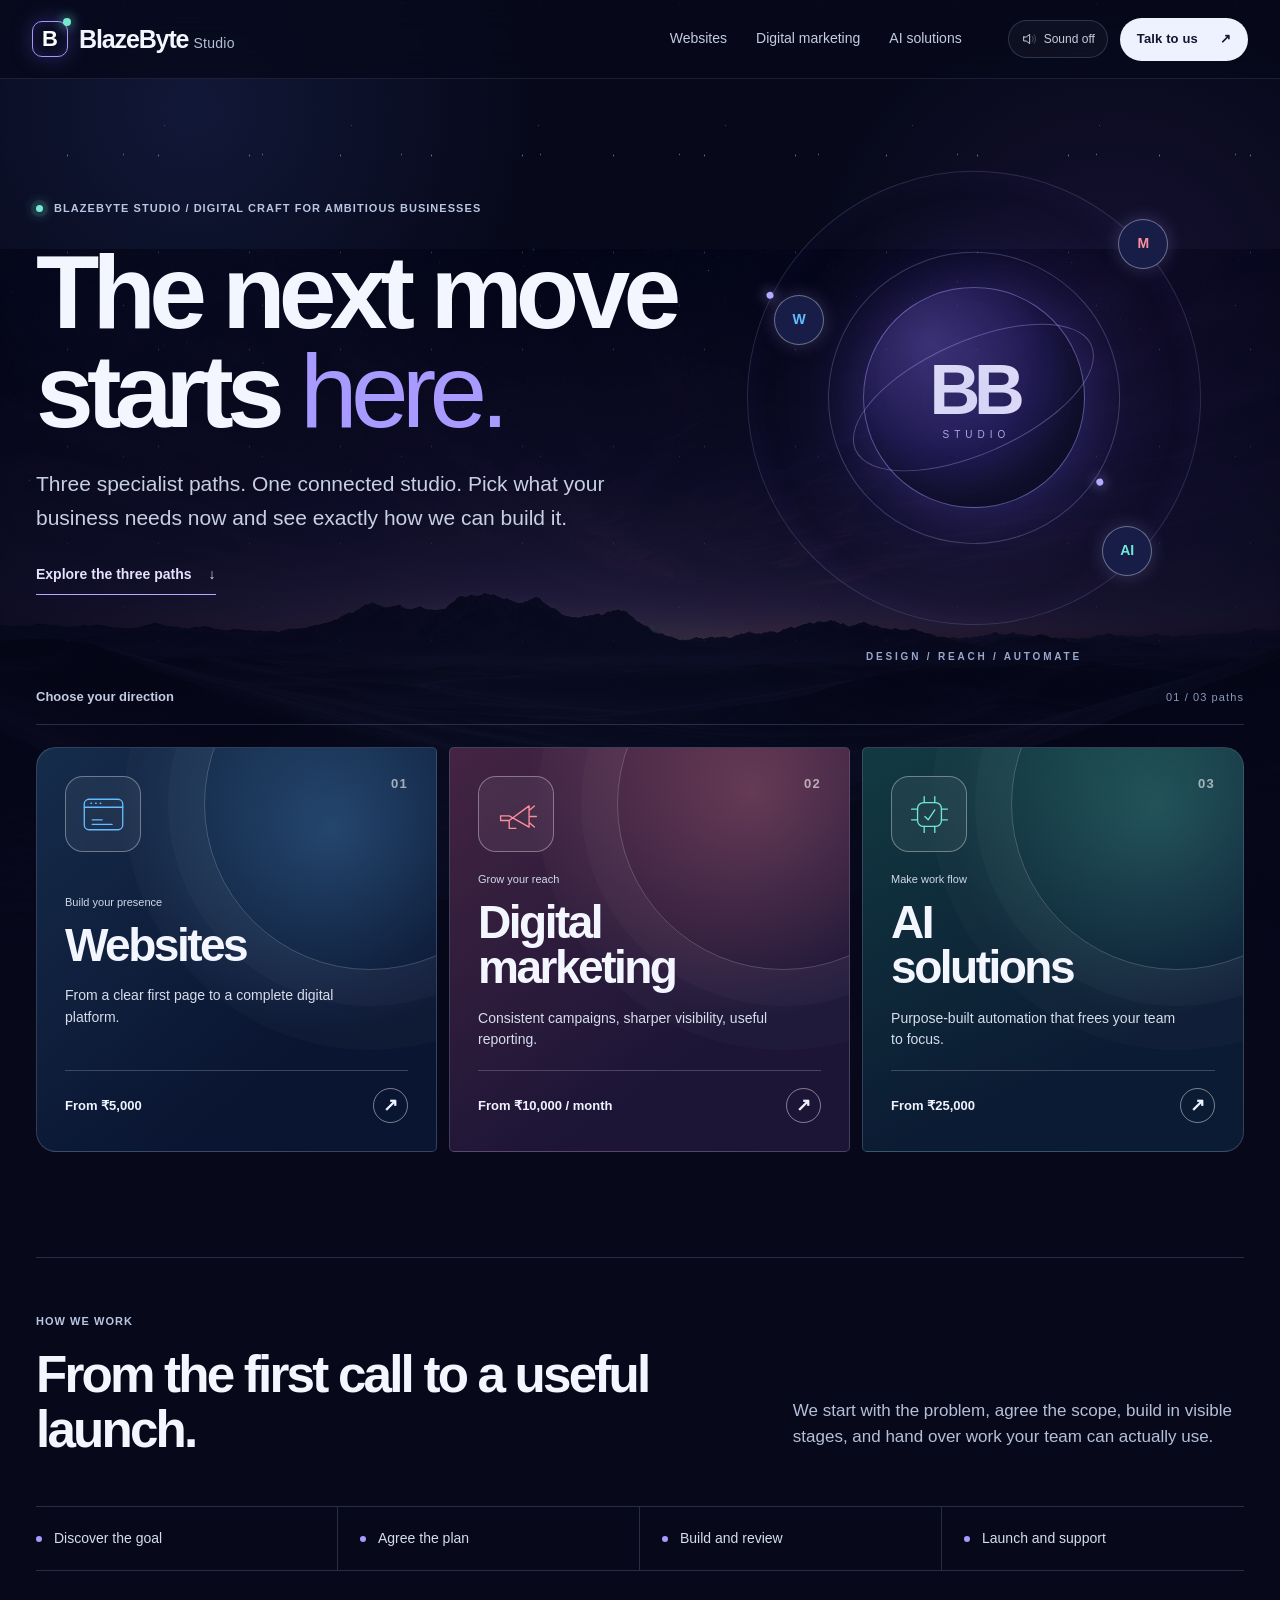
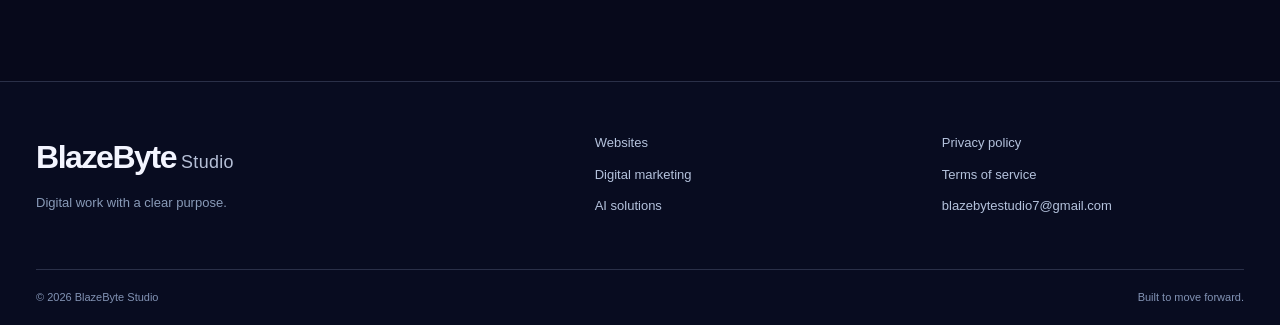
<file: index.html>
<!doctype html>
<html lang="en">
<head>
  <meta charset="utf-8">
  <meta name="viewport" content="width=device-width, initial-scale=1">
  <meta name="theme-color" content="#07091b">
  <meta name="description" content="BlazeByte Studio builds websites, runs digital marketing, and creates AI automations. Explore clear packages and start your project.">
  <meta property="og:type" content="website">
  <meta property="og:title" content="BlazeByte Studio — three ways forward">
  <meta property="og:description" content="Websites, digital marketing, and AI solutions built for the next stage of your business.">
  <meta property="og:url" content="https://blazebyte.store/">
  <link rel="canonical" href="https://blazebyte.store/">
  <link rel="icon" type="image/svg+xml" href="./assets/favicon.svg">
  <link rel="preload" href="./assets/purple-desert.jpg" as="image" fetchpriority="high">
  <link rel="stylesheet" href="./assets/site.css">
  <title>BlazeByte Studio — three ways forward</title>
  <script src="./assets/site.js" defer></script>
</head>
<body data-world="home">
  <a class="skip-link" href="#main">Skip to content</a>
  <div class="stars" aria-hidden="true"></div>

  <header class="site-header">
    <div class="header-inner">
      <a class="brand" href="#home" aria-label="BlazeByte Studio home">
        <span class="brand-mark" aria-hidden="true"><span>B</span><i></i></span>
        <span class="brand-name">BlazeByte<span>Studio</span></span>
      </a>
      <nav class="main-nav" aria-label="Main navigation">
        <a href="#websites" data-nav="websites">Websites</a>
        <a href="#marketing" data-nav="marketing">Digital marketing</a>
        <a href="#ai" data-nav="ai">AI solutions</a>
      </nav>
      <div class="header-actions">
        <button class="sound-toggle" id="soundToggle" type="button" aria-pressed="false" title="Turn on interface sounds">
          <svg viewBox="0 0 24 24" aria-hidden="true"><path d="M4 9v6h4l5 4V5L8 9H4Z"/><path class="sound-wave" d="M17 8a6 6 0 0 1 0 8M19.5 5.5a9.5 9.5 0 0 1 0 13"/></svg>
          <span id="soundLabel">Sound off</span>
        </button>
        <a class="header-cta" href="mailto:blazebytestudio7@gmail.com?subject=BlazeByte%20project%20enquiry">Talk to us <span aria-hidden="true">↗</span></a>
      </div>
    </div>
  </header>

  <main id="main" tabindex="-1">
    <section class="home-view" id="homeView" aria-labelledby="homeTitle">
      <div class="home-hero layout">
        <div class="home-copy">
          <p class="studio-line"><span class="signal-dot" aria-hidden="true"></span>BlazeByte Studio / Digital craft for ambitious businesses</p>
          <h1 id="homeTitle" tabindex="-1">The next move<br>starts <em>here.</em></h1>
          <p class="home-lead">Three specialist paths. One connected studio. Pick what your business needs now and see exactly how we can build it.</p>
          <a class="text-link" href="#serviceGates">Explore the three paths <span aria-hidden="true">↓</span></a>
          <nav class="mobile-paths" aria-label="Choose a service"><a href="#websites"><span aria-hidden="true">▣</span>Websites</a><a href="#marketing"><span aria-hidden="true">↗</span>Marketing</a><a href="#ai"><span aria-hidden="true">✦</span>AI solutions</a></nav>
        </div>
        <div class="orbit-stage" aria-label="Three connected BlazeByte services">
          <div class="orbit orbit-outer" aria-hidden="true"></div>
          <div class="orbit orbit-inner" aria-hidden="true"></div>
          <div class="orbit-core" aria-hidden="true"><span class="core-ring"></span><span>BB</span><small>STUDIO</small></div>
          <span class="orbit-node node-web" aria-hidden="true">W</span>
          <span class="orbit-node node-market" aria-hidden="true">M</span>
          <span class="orbit-node node-ai" aria-hidden="true">AI</span>
          <span class="orbit-caption">DESIGN / REACH / AUTOMATE</span>
        </div>
      </div>

      <div class="portal-section layout" id="serviceGates">
        <div class="section-heading"><p>Choose your direction</p><span>01 / 03 paths</span></div>
        <div class="portal-grid">
          <a class="portal portal-web" href="#websites" data-world-link="websites" aria-label="Explore Websites, starting at ₹5,000">
            <span class="portal-top"><span class="portal-symbol portal-symbol-web" aria-hidden="true"><svg viewBox="0 0 80 80"><rect x="11" y="17" width="58" height="46" rx="7"/><path d="M11 29h58M21 23h1M28 23h1M35 23h1M23 48h15M23 55h30"/></svg></span><span class="portal-index">01</span></span>
            <span class="portal-content"><span class="portal-kicker">Build your presence</span><strong>Websites</strong><span>From a clear first page to a complete digital platform.</span></span>
            <span class="portal-bottom"><span>From ₹5,000</span><span class="portal-arrow" aria-hidden="true">↗</span></span>
          </a>
          <a class="portal portal-marketing" href="#marketing" data-world-link="marketing" aria-label="Explore Digital Marketing, from ₹10,000 per month">
            <span class="portal-top"><span class="portal-symbol portal-symbol-marketing" aria-hidden="true"><svg viewBox="0 0 80 80"><path d="M16 49h13l30-22v32L29 42H16v7ZM29 49v12h10M59 34l8-7M61 43h9M59 52l8 7"/></svg></span><span class="portal-index">02</span></span>
            <span class="portal-content"><span class="portal-kicker">Grow your reach</span><strong>Digital<br>marketing</strong><span>Consistent campaigns, sharper visibility, useful reporting.</span></span>
            <span class="portal-bottom"><span>From ₹10,000 / month</span><span class="portal-arrow" aria-hidden="true">↗</span></span>
          </a>
          <a class="portal portal-ai" href="#ai" data-world-link="ai" aria-label="Explore AI Solutions, starting at ₹25,000">
            <span class="portal-top"><span class="portal-symbol portal-symbol-ai" aria-hidden="true"><svg viewBox="0 0 80 80"><rect x="22" y="22" width="36" height="36" rx="9"/><path d="M32 22V13M48 22V13M32 67v-9M48 67v-9M22 32h-9M22 48h-9M67 32h-9M67 48h-9M33 43l5 5 10-15"/></svg></span><span class="portal-index">03</span></span>
            <span class="portal-content"><span class="portal-kicker">Make work flow</span><strong>AI<br>solutions</strong><span>Purpose-built automation that frees your team to focus.</span></span>
            <span class="portal-bottom"><span>From ₹25,000</span><span class="portal-arrow" aria-hidden="true">↗</span></span>
          </a>
        </div>
      </div>

      <section class="home-method layout" aria-labelledby="methodTitle">
        <p class="micro-label">How we work</p>
        <div class="method-row"><h2 id="methodTitle">From the first call to a useful launch.</h2><p>We start with the problem, agree the scope, build in visible stages, and hand over work your team can actually use.</p></div>
        <div class="method-track"><span>Discover the goal</span><span>Agree the plan</span><span>Build and review</span><span>Launch and support</span></div>
      </section>
    </section>

    <section class="service-view" id="serviceView" hidden aria-labelledby="serviceTitle">
      <div class="layout">
        <div class="service-switcher" role="navigation" aria-label="Choose a service">
          <a href="#home" class="back-home">← All services</a>
          <div class="service-switch-links"><a href="#websites" data-service-link="websites">Websites</a><a href="#marketing" data-service-link="marketing">Digital marketing</a><a href="#ai" data-service-link="ai">AI solutions</a></div>
        </div>
        <div class="service-hero">
          <div class="service-copy">
            <p class="service-overline" id="serviceOverline"></p>
            <h1 id="serviceTitle" tabindex="-1"></h1>
            <p class="service-lead" id="serviceLead"></p>
            <div class="service-hero-actions"><a class="primary-action" href="#packages">See packages <span aria-hidden="true">↓</span></a><span id="serviceFrom"></span></div>
          </div>
          <div class="service-art" id="serviceArt" aria-hidden="true"></div>
        </div>
        <div class="service-facts" id="serviceFacts"></div>
        <section class="outcomes-section" aria-labelledby="outcomesTitle"><div class="section-heading"><p id="outcomesTitle">What this path delivers</p><span id="outcomesCount"></span></div><div class="outcomes-grid" id="outcomesGrid"></div></section>
        <section class="packages-section" id="packages" aria-labelledby="packagesTitle"><div class="packages-intro"><div><p class="micro-label">Clear scope, clear starting point</p><h2 id="packagesTitle">Choose your package.</h2></div><p id="packagesIntro"></p></div><div class="packages-grid" id="packagesGrid"></div><p class="packages-footnote" id="packagesFootnote"></p></section>
        <section class="service-extra" id="serviceExtra" hidden></section>
        <section class="service-next"><div><p class="micro-label">Need a different fit?</p><h2>Tell us what you have in mind.</h2><p>We can adjust scope before work begins and confirm the final plan with you.</p></div><a href="mailto:blazebytestudio7@gmail.com?subject=Custom%20BlazeByte%20project" class="outline-action">Discuss a custom project <span aria-hidden="true">↗</span></a></section>
      </div>
    </section>
  </main>

  <footer class="site-footer"><div class="layout footer-grid"><div><a class="footer-brand" href="#home">BlazeByte<span>Studio</span></a><p>Digital work with a clear purpose.</p></div><div class="footer-links"><a href="#websites">Websites</a><a href="#marketing">Digital marketing</a><a href="#ai">AI solutions</a></div><div class="footer-links"><button type="button" data-legal="privacy">Privacy policy</button><button type="button" data-legal="terms">Terms of service</button><a href="mailto:blazebytestudio7@gmail.com">blazebytestudio7@gmail.com</a></div></div><div class="layout footer-bottom"><span>© <span id="year">2026</span> BlazeByte Studio</span><span>Built to move forward.</span></div></footer>

  <dialog class="order-dialog" id="orderDialog" aria-labelledby="orderTitle">
    <div class="dialog-head"><div><p class="micro-label">Start your project</p><h2 id="orderTitle">Plan details</h2></div><button class="icon-close" type="button" data-close-dialog="orderDialog" aria-label="Close order form">×</button></div>
    <div id="orderFormView">
      <div class="order-summary"><div><small>Selected package</small><strong id="orderPlan"></strong><span id="orderCategory"></span></div><div><small>Project price</small><strong id="orderFull"></strong><span id="orderPeriod"></span></div></div>
      <div class="amount-split" id="amountSplit"><div><span>50% advance now</span><strong id="orderAdvance"></strong></div><div><span>Balance after agreed work</span><strong id="orderBalance"></strong></div></div>
      <p class="quote-note" id="quoteNote" hidden>We will confirm scope and price with you before any payment is requested.</p>
      <form id="requestForm" novalidate>
        <input type="hidden" id="selectedPlanId" name="planId">
        <div class="honeypot" aria-hidden="true"><label>Leave this empty<input name="website" tabindex="-1" autocomplete="off"></label></div>
        <div class="form-grid"><label>First name<input name="firstName" autocomplete="given-name" maxlength="80" required></label><label>Last name<input name="lastName" autocomplete="family-name" maxlength="80" required></label><label>Phone number<input name="phone" type="tel" autocomplete="tel" inputmode="tel" minlength="7" maxlength="20" required></label><label>Email address<input name="email" type="email" autocomplete="email" maxlength="160" required></label><label class="full-span">Company or brand <span>(optional)</span><input name="company" autocomplete="organization" maxlength="120"></label><label class="full-span">What do you want to build?<textarea name="projectDetails" rows="4" maxlength="2000" placeholder="Tell us about your goals, timeline, and any tools you already use." required></textarea></label></div>
        <label class="consent"><input name="privacyConsent" type="checkbox" required><span>I agree to the <button type="button" data-legal="privacy">Privacy Policy</button> and <button type="button" data-legal="terms">Terms</button>.</span></label>
        <div class="challenge-wrap" id="challengeWrap" hidden><p>Quick security check</p><div id="turnstileWidget"></div></div>
        <p class="form-message" id="formMessage" role="status" aria-live="polite"></p>
        <button class="primary-action form-submit" id="requestSubmit" type="submit">Save my request <span aria-hidden="true">↗</span></button>
        <p class="form-small">Your request is saved before checkout. Razorpay handles payment details. If this form is unavailable, <a href="mailto:blazebytestudio7@gmail.com?subject=BlazeByte%20project%20enquiry">email us</a> to start your project.</p>
      </form>
    </div>
    <div class="order-result" id="orderResult" hidden><div class="result-mark" aria-hidden="true">✓</div><h3 id="resultTitle">Request received</h3><p id="resultText"></p><div class="result-details"><div><small>Reference</small><strong id="resultRef"></strong></div><div><small>Package</small><strong id="resultPlan"></strong></div><div><small>Advance</small><strong id="resultAmount"></strong></div></div><button class="primary-action result-pay" id="payButton" type="button" hidden>Pay 50% advance with Razorpay</button><p class="payment-message" id="paymentMessage" role="status" aria-live="polite"></p><p class="recovery-note">Keep this reference. If you close this page before payment, email us with the reference so we can help you resume safely. Do not submit a duplicate request.</p><button class="quiet-action" type="button" data-close-dialog="orderDialog">Close</button></div>
  </dialog>

  <dialog class="legal-dialog" id="legalDialog" aria-labelledby="legalTitle"><div class="legal-head"><h2 id="legalTitle"></h2><button class="icon-close" type="button" data-close-dialog="legalDialog" aria-label="Close legal information">×</button></div><div id="privacyContent" class="legal-content" hidden><p>Effective 27 September 2026. BlazeByte Studio collects the information you submit through this website, including your name, contact details, company, selected service, project details, and payment status.</p><h3>How we use your information</h3><p>We use it to respond to enquiries, agree project scope, process requests and payments, deliver services, prevent abuse, and keep business records. Requests and payment status are stored with Supabase. Notification emails may be sent through FormSubmit. Razorpay processes payments; this site does not store card, bank, or UPI credentials.</p><h3>Sharing and retention</h3><p>We share information with service providers only as needed for these purposes. We do not sell your personal information. We keep records for as long as needed for projects, support, and applicable obligations.</p><h3>Your choices</h3><p>To request access, correction, or deletion of your information, email <a href="mailto:blazebytestudio7@gmail.com">blazebytestudio7@gmail.com</a>.</p></div><div id="termsContent" class="legal-content" hidden><p>Effective 27 September 2026. Submitting a request saves your details. The package scope, delivery schedule, final commercial terms, and any third-party costs are confirmed with you before work begins.</p><h3>Payments</h3><p>Fixed packages collect a 50% advance through Razorpay. The remaining 50% is payable after the agreed work for that package is completed. Digital Marketing package prices are monthly: the online advance is 50% of the first month, with its balance due after the agreed first-month work. Later months are billed separately; this checkout does not start a recurring subscription. Custom app work above ₹50,000 is quoted separately and has no automatic checkout.</p><h3>Scope and third-party services</h3><p>Package features apply to the agreed scope. Domain, hosting, advertising spend, paid software, messaging fees, and other third-party charges are separate unless your written proposal says otherwise. Digital Marketing packages do not include video production, reels, or shorts.</p><h3>Changes and support</h3><p>Revisions, cancellations, refunds, ownership, handover, warranties, and support follow the accepted written proposal and applicable law. Please contact <a href="mailto:blazebytestudio7@gmail.com">blazebytestudio7@gmail.com</a> before payment if you need a different scope.</p></div></dialog>
  <noscript><div class="noscript-note">This site needs JavaScript for package details and checkout. Email <a href="mailto:blazebytestudio7@gmail.com">blazebytestudio7@gmail.com</a> to start a project.</div></noscript>
</body>
</html>
</file>
<file: assets/site.css>
:root{color-scheme:dark;--void:#07091b;--ink:#f3f5ff;--muted:#a7b2cb;--line:rgba(195,211,255,.18);--web:#64bcff;--marketing:#ff8f9d;--ai:#70e8d1;--accent:#a99aff;--accent-rgb:169,154,255;--header-h:78px;font-family:"Avenir Next","Segoe UI",Arial,sans-serif}
*{box-sizing:border-box}
html{scroll-behavior:smooth;scroll-padding-top:calc(var(--header-h) + 24px)}
body{margin:0;min-width:0;background:var(--void);color:var(--ink);line-height:1.55;overflow-x:hidden}
body[data-world="websites"]{--accent:var(--web);--accent-rgb:100,188,255}
body[data-world="marketing"]{--accent:var(--marketing);--accent-rgb:255,143,157}
body[data-world="ai"]{--accent:var(--ai);--accent-rgb:112,232,209}
[hidden]{display:none!important}
button,input,textarea{font:inherit}
button{cursor:pointer}
a{color:inherit;text-decoration:none}
img,svg{display:block;max-width:100%}
::selection{color:#071025;background:#b6eeff}
:focus-visible{outline:2px solid #c5ffec;outline-offset:4px}
.layout{width:min(1450px,calc(100% - 72px));margin-inline:auto}
.skip-link{position:fixed;top:-100px;left:20px;z-index:1000;padding:12px 18px;color:#091325;background:#fff;border-radius:8px}.skip-link:focus{top:12px}
.stars{position:fixed;inset:0;z-index:-4;pointer-events:none;background:radial-gradient(circle at 15% 12%,rgba(49,70,144,.24) 0,transparent 25%),radial-gradient(circle at 87% 33%,rgba(89,53,149,.18) 0,transparent 24%),radial-gradient(circle at 45% 90%,rgba(35,67,128,.14) 0,transparent 31%),#07091b}
.stars:before,.stars:after{content:"";position:absolute;inset:0;opacity:.6;background-image:radial-gradient(#dbe6ff 0.8px,transparent 1px),radial-gradient(#aac2ff .65px,transparent 1px);background-size:91px 97px,139px 151px;background-position:22px 10px,54px 79px;mask-image:linear-gradient(180deg,#000,transparent 89%)}
.stars:after{opacity:.28;background-size:187px 173px;background-position:71px 39px}
.site-header{position:sticky;top:0;z-index:50;border-bottom:1px solid rgba(201,217,255,.11);background:rgba(7,9,27,.8);backdrop-filter:blur(18px)}
.header-inner{width:min(1540px,calc(100% - 64px));height:var(--header-h);margin:auto;display:flex;align-items:center;gap:46px}
.brand{display:flex;align-items:center;gap:11px;flex:none}
.brand-mark{width:36px;height:36px;display:grid;place-items:center;position:relative;border:1px solid #a597ff;border-radius:10px;color:#fff;box-shadow:0 0 22px rgba(132,101,255,.29),inset 0 0 17px rgba(132,101,255,.18);font-weight:900;font-size:22px;line-height:1}
.brand-mark i{position:absolute;width:8px;height:8px;right:-4px;top:-4px;border-radius:50%;background:#75e8d0;box-shadow:0 0 12px #75e8d0}
.brand-name,.footer-brand{font-family:Bahnschrift,"Arial Narrow",Arial,sans-serif;letter-spacing:-.045em;font-size:25px;font-weight:700;white-space:nowrap}
.brand-name span,.footer-brand span{font-size:.56em;letter-spacing:.02em;margin-left:5px;color:#b5bfd6;font-weight:500}
.main-nav{display:flex;gap:29px;align-items:center;margin-left:auto;font-size:14px;color:#c3cce0}
.main-nav a{position:relative;padding:26px 0;white-space:nowrap;transition:color .2s}
.main-nav a:after{content:"";position:absolute;left:0;right:100%;bottom:21px;height:2px;background:var(--accent);transition:right .2s}
.main-nav a:hover,.main-nav a[aria-current="page"]{color:#fff}.main-nav a:hover:after,.main-nav a[aria-current="page"]:after{right:0}
.header-actions{display:flex;align-items:center;gap:12px}
.sound-toggle{display:flex;align-items:center;gap:7px;border:1px solid rgba(196,216,255,.18);border-radius:999px;background:rgba(255,255,255,.035);color:#c6cede;padding:9px 12px;font-size:12px;white-space:nowrap}
.sound-toggle svg{width:16px;height:16px;fill:none;stroke:currentColor;stroke-width:1.5;stroke-linecap:round;stroke-linejoin:round}
.sound-toggle .sound-wave{opacity:.3}.sound-toggle[aria-pressed="true"]{color:#7debd4;border-color:rgba(112,232,209,.47)}.sound-toggle[aria-pressed="true"] .sound-wave{opacity:1}
.header-cta,.primary-action,.outline-action{min-height:43px;display:inline-flex;align-items:center;justify-content:center;gap:22px;border-radius:999px;font-size:13px;font-weight:700;letter-spacing:.01em}
.header-cta{padding:0 17px;color:#11162d;background:#eef2ff}.header-cta:hover{background:#cbd6ff}
.home-view{position:relative}
.home-view:before{content:"";position:absolute;left:0;right:0;top:170px;height:770px;z-index:-3;pointer-events:none;background:linear-gradient(180deg,rgba(7,9,27,0) 0,rgba(7,9,27,.5) 50%,#07091b 98%),url('./purple-desert.jpg') center bottom/cover no-repeat;opacity:.47}
.home-hero{min-height:600px;display:grid;grid-template-columns:minmax(0,1fr) minmax(380px,.85fr);align-items:center;gap:25px;padding-top:37px}
.studio-line,.micro-label,.service-overline{display:flex;align-items:center;gap:11px;margin:0;color:#b9c6e2;font-size:11px;letter-spacing:.095em;font-weight:700;text-transform:uppercase}
.signal-dot{width:7px;height:7px;border-radius:50%;background:#75ead3;box-shadow:0 0 0 5px rgba(117,234,211,.09),0 0 13px #75ead3}
.home-copy h1,.service-copy h1{font-family:Bahnschrift,"Arial Narrow",Arial,sans-serif;font-weight:700;letter-spacing:-.065em;line-height:.95}
.home-copy h1{font-size:clamp(70px,8.1vw,132px);margin:26px 0 27px;max-width:900px}
.home-copy h1 em{font-weight:400;font-style:normal;color:#a99aff}
.home-lead{max-width:610px;color:#c7cfe3;font-size:clamp(17px,1.75vw,21px);line-height:1.6;margin:0}
.text-link{display:inline-flex;align-items:center;gap:17px;margin-top:30px;padding-bottom:8px;border-bottom:1px solid #b5a9ff;color:#e6e1ff;font-size:14px;font-weight:700}
.orbit-stage{position:relative;width:min(540px,100%);aspect-ratio:1;margin-left:auto;display:grid;place-items:center;isolation:isolate}
.orbit-stage:before{content:"";position:absolute;inset:7%;border-radius:50%;background:radial-gradient(circle,rgba(101,83,205,.22),transparent 62%);filter:blur(12px)}
.orbit{position:absolute;border-radius:50%;border:1px solid rgba(190,197,250,.17);transform:rotate(-19deg)}
.orbit-outer{inset:8%;box-shadow:inset 0 0 35px rgba(112,92,232,.07)}
.orbit-inner{inset:23%;border-color:rgba(190,197,250,.24)}
.orbit-outer:before,.orbit-inner:after{content:"";position:absolute;width:7px;height:7px;background:#b6abff;border-radius:50%;box-shadow:0 0 13px #b6abff}.orbit-outer:before{top:13%;left:14%}.orbit-inner:after{bottom:7%;right:17%}
.orbit-core{width:41%;aspect-ratio:1;display:flex;flex-direction:column;align-items:center;justify-content:center;border:1px solid rgba(182,170,255,.45);border-radius:50%;background:radial-gradient(circle at 30% 25%,rgba(134,112,239,.34),rgba(29,23,87,.44) 50%,rgba(8,10,35,.83) 75%);box-shadow:0 0 60px rgba(94,76,209,.32),inset -20px -25px 30px rgba(0,0,0,.4);font-family:Bahnschrift,Arial,sans-serif;letter-spacing:-.09em;font-size:clamp(47px,5.5vw,86px);font-weight:800;line-height:1}
.orbit-core small{font-family:Arial,sans-serif;font-size:10px;letter-spacing:.5em;font-weight:500;padding-left:.5em;margin-top:5px;color:#bbb8ec}
.core-ring{position:absolute;width:48%;height:21%;border:1px solid rgba(178,164,252,.36);border-radius:50%;transform:rotate(-24deg);pointer-events:none}
.orbit-node{position:absolute;width:50px;height:50px;border:1px solid rgba(255,255,255,.37);border-radius:50%;display:grid;place-items:center;background:#181d48;box-shadow:0 0 18px rgba(173,171,255,.23);font-family:Bahnschrift,Arial,sans-serif;font-size:14px;font-weight:700}
.node-web{left:13%;top:31%;color:var(--web)}.node-market{right:14%;top:17%;color:var(--marketing)}.node-ai{right:17%;bottom:17%;color:var(--ai)}
.orbit-caption{position:absolute;bottom:1%;font:700 10px/1 Arial,sans-serif;letter-spacing:.28em;color:#9aa6ca}
.portal-section{padding:8px 0 105px}
.section-heading{display:flex;justify-content:space-between;align-items:center;gap:20px;padding-bottom:17px;border-bottom:1px solid var(--line);font-size:13px;color:#c2cbe0}.section-heading p{margin:0;font-weight:700}.section-heading span{color:#8999bb;font-size:11px;letter-spacing:.1em}
.portal-grid{display:grid;grid-template-columns:1.05fr 1.05fr 1fr;gap:12px;margin-top:22px}
.portal{position:relative;min-height:405px;padding:28px;display:flex;flex-direction:column;justify-content:space-between;overflow:hidden;border:1px solid rgba(203,220,255,.2);background:#101933;isolation:isolate;transition:transform .25s,border-color .25s,box-shadow .25s}
.portal:hover,.portal:focus-visible{transform:translateY(-7px);border-color:rgba(255,255,255,.49);box-shadow:0 22px 48px rgba(2,5,22,.48)}
.portal:before{content:"";position:absolute;inset:0;z-index:-1;opacity:.75}
.portal:after{content:"";position:absolute;width:330px;height:330px;right:-100px;top:-110px;border-radius:50%;border:1px solid rgba(255,255,255,.2);box-shadow:0 0 0 36px rgba(255,255,255,.025),0 0 0 80px rgba(255,255,255,.018);z-index:-1}
.portal-web{background:linear-gradient(140deg,#152c4b,#0a1531 70%);border-radius:20px 5px 5px 20px}.portal-web:before{background:radial-gradient(circle at 74% 20%,rgba(100,188,255,.34),transparent 47%)}
.portal-marketing{background:linear-gradient(145deg,#442442,#1c1536 70%);border-radius:5px}.portal-marketing:before{background:radial-gradient(circle at 76% 11%,rgba(255,143,157,.35),transparent 48%)}
.portal-ai{background:linear-gradient(155deg,#123a41,#0b1b33 72%);border-radius:5px 20px 20px 5px}.portal-ai:before{background:radial-gradient(circle at 77% 15%,rgba(112,232,209,.28),transparent 46%)}
.portal-top,.portal-bottom{display:flex;justify-content:space-between;align-items:flex-start;gap:20px}
.portal-symbol{width:76px;height:76px;display:grid;place-items:center;border:1px solid rgba(255,255,255,.35);border-radius:18px;background:rgba(255,255,255,.06);backdrop-filter:blur(10px)}.portal-symbol svg{width:53px;height:53px;fill:none;stroke:currentColor;stroke-linecap:round;stroke-linejoin:round;stroke-width:2}.portal-symbol-web{color:var(--web)}.portal-symbol-marketing{color:var(--marketing)}.portal-symbol-ai{color:var(--ai)}
.portal-index{font:700 13px Bahnschrift,Arial,sans-serif;letter-spacing:.1em;color:rgba(255,255,255,.6)}
.portal-content{display:flex;flex-direction:column;align-items:start;max-width:340px}.portal-kicker{font-size:11px;color:#d0d8e9;margin-bottom:12px}.portal-content strong{font-family:Bahnschrift,"Arial Narrow",Arial,sans-serif;font-size:clamp(40px,3.6vw,58px);line-height:.98;letter-spacing:-.055em}.portal-content>span:last-child{margin-top:17px;color:#d6ddec;font-size:14px;max-width:290px}
.portal-bottom{align-items:center;border-top:1px solid rgba(255,255,255,.2);padding-top:17px;color:#eff2ff;font-size:13px;font-weight:700}.portal-arrow{width:35px;height:35px;display:grid;place-items:center;border:1px solid rgba(255,255,255,.45);border-radius:50%;font-size:18px;transition:transform .2s}.portal:hover .portal-arrow{transform:translate(3px,-3px)}
.home-method{padding:55px 0 110px;border-top:1px solid var(--line)}.method-row{display:grid;grid-template-columns:1.2fr .8fr;gap:80px;align-items:end}.method-row h2,.packages-intro h2,.service-next h2{font-family:Bahnschrift,"Arial Narrow",Arial,sans-serif;font-size:clamp(38px,4vw,62px);line-height:1.08;letter-spacing:-.055em;margin:17px 0 0}.method-row p{font-size:17px;color:#b5bfd7;max-width:480px;margin:0 0 7px}.method-track{display:grid;grid-template-columns:repeat(4,1fr);margin-top:48px;border-top:1px solid var(--line);border-bottom:1px solid var(--line)}.method-track span{padding:21px 16px 21px 0;color:#d5ddec;font-size:14px}.method-track span:not(:last-child){border-right:1px solid var(--line)}.method-track span:not(:first-child){padding-left:22px}.method-track span:before{content:"";display:inline-block;width:6px;height:6px;margin-right:12px;border-radius:50%;background:#a99aff;vertical-align:middle}
.service-view{padding:28px 0 100px;background:radial-gradient(circle at 76% 9%,rgba(var(--accent-rgb),.12),transparent 33%)}
.service-switcher{display:flex;align-items:center;justify-content:space-between;gap:20px;padding:7px 0 23px;border-bottom:1px solid var(--line);font-size:13px}.back-home{color:#aab8d2}.back-home:hover{color:#fff}.service-switch-links{display:flex;gap:8px}.service-switch-links a{padding:7px 14px;border-radius:999px;border:1px solid rgba(217,232,255,.17);color:#aebbd4}.service-switch-links a[aria-current="page"]{color:#071225;background:var(--accent);border-color:var(--accent);font-weight:700}
.service-hero{min-height:570px;display:grid;grid-template-columns:minmax(0,1.05fr) minmax(420px,.95fr);align-items:center;gap:5%;padding:45px 0 56px}
.service-overline{color:var(--accent)}.service-copy h1{max-width:830px;font-size:clamp(62px,7.2vw,112px);margin:24px 0 28px}.service-lead{font-size:clamp(17px,1.6vw,21px);max-width:650px;color:#c6cfe2;margin:0;line-height:1.65}.service-hero-actions{display:flex;align-items:center;gap:21px;margin-top:35px}.service-hero-actions>span{color:#c8d2e4;font-size:14px}
.primary-action{padding:0 25px;min-height:52px;border:0;color:#071225;background:var(--accent);box-shadow:0 8px 30px rgba(var(--accent-rgb),.18)}.primary-action:hover{filter:brightness(1.1);transform:translateY(-2px)}
.service-art{position:relative;min-height:420px;display:grid;place-items:center;overflow:hidden;border:1px solid rgba(var(--accent-rgb),.3);border-radius:24px;background:radial-gradient(circle at 50% 45%,rgba(var(--accent-rgb),.15),transparent 65%),rgba(9,13,35,.68);box-shadow:0 20px 70px rgba(0,0,0,.22),inset 0 0 50px rgba(var(--accent-rgb),.045)}
.service-art:before{content:"";position:absolute;inset:24px;border:1px solid rgba(var(--accent-rgb),.17);border-radius:18px;pointer-events:none}
.art-web{width:78%;max-width:410px;transform:rotate(-6deg);border:1px solid #76c8ff;border-radius:11px;background:#122744;box-shadow:17px 25px 0 rgba(46,113,180,.16),0 28px 55px rgba(0,0,0,.3);overflow:hidden}.art-web-top{height:31px;display:flex;align-items:center;gap:5px;padding:0 11px;border-bottom:1px solid rgba(184,224,255,.24)}.art-web-top i{width:6px;height:6px;border-radius:50%;background:#83cafb}.art-web-top span{height:10px;width:48%;margin-left:auto;border-radius:6px;background:rgba(201,228,255,.12)}.art-web-body{padding:28px 28px 31px}.art-web-body h3{font-family:Bahnschrift,Arial,sans-serif;font-size:35px;line-height:1;letter-spacing:-.05em;margin:0 0 13px}.art-web-body p{font-size:13px;color:#b8cce4;margin:0 0 18px}.art-web-body b{display:block;width:82px;height:24px;border-radius:20px;background:#71c9ff}.art-web-tiles{display:grid;grid-template-columns:1fr 1fr;gap:8px;margin-top:24px}.art-web-tiles span{height:67px;border:1px solid rgba(133,196,241,.35);border-radius:6px;background:linear-gradient(145deg,rgba(76,157,219,.3),transparent)}
.art-marketing{position:relative;width:min(370px,75%);aspect-ratio:1;display:grid;place-items:center}.art-marketing:before,.art-marketing:after{content:"";position:absolute;border:1px solid rgba(255,171,186,.4);border-radius:50%;inset:1%}.art-marketing:after{inset:18%;border-style:dashed}.art-marketing-core{width:50%;aspect-ratio:1;border-radius:50%;display:flex;flex-direction:column;align-items:center;justify-content:center;background:radial-gradient(circle at 32% 27%,#fb9dae,#7a3859 70%);box-shadow:0 0 50px rgba(255,134,159,.28);font-family:Bahnschrift,Arial,sans-serif;font-size:49px;font-weight:800;line-height:1;letter-spacing:-.06em}.art-marketing-core small{font:600 10px Arial,sans-serif;letter-spacing:.1em;margin-top:7px}.art-metric{position:absolute;padding:10px 12px;border:1px solid rgba(255,191,200,.38);border-radius:8px;background:#2c1d3a;color:#ffe3e7;font-size:11px;font-weight:700}.art-metric.one{left:-9%;top:19%}.art-metric.two{right:-11%;top:27%}.art-metric.three{left:10%;bottom:2%}
.art-ai{width:min(440px,84%);display:grid;grid-template-columns:1fr 48px 1fr;align-items:center;row-gap:28px}.art-ai-node{min-height:90px;padding:16px;border:1px solid rgba(117,238,212,.49);border-radius:12px;background:rgba(25,79,76,.38);box-shadow:0 0 20px rgba(94,227,198,.11);font-size:12px}.art-ai-node small{display:block;color:#9acec7;margin-bottom:5px}.art-ai-node strong{font-family:Bahnschrift,Arial,sans-serif;font-size:21px;letter-spacing:-.03em}.art-ai-flow{height:1px;background:#6fe7d0;position:relative}.art-ai-flow:after{content:"";position:absolute;right:0;top:-3px;border-top:4px solid transparent;border-bottom:4px solid transparent;border-left:6px solid #6fe7d0}.art-ai-middle{grid-column:2;grid-row:2;display:grid;place-items:center;color:#78ead5;font-size:31px}.art-ai-node.last{grid-column:3;grid-row:2}
.service-facts{display:grid;grid-template-columns:repeat(3,1fr);border-block:1px solid var(--line)}.service-facts div{padding:22px 25px 24px 0}.service-facts div+div{padding-left:25px;border-left:1px solid var(--line)}.service-facts small{display:block;color:#8ea0c4;font-size:11px;margin-bottom:7px}.service-facts strong{font-family:Bahnschrift,Arial,sans-serif;font-size:22px;letter-spacing:-.025em}
.outcomes-section{padding:95px 0 25px}.outcomes-grid{display:grid;grid-template-columns:repeat(3,1fr);gap:16px;margin-top:22px}.outcome{min-height:220px;padding:27px;border:1px solid var(--line);background:rgba(255,255,255,.025);display:flex;flex-direction:column;justify-content:space-between}.outcome-symbol{width:28px;height:28px;display:grid;place-items:center;border:1px solid rgba(var(--accent-rgb),.58);border-radius:50%;color:var(--accent);font-size:16px}.outcome h3{font-family:Bahnschrift,Arial,sans-serif;font-size:26px;letter-spacing:-.04em;margin:20px 0 8px}.outcome p{font-size:14px;color:#b0bdd6;line-height:1.6;margin:0;max-width:330px}
.packages-section{padding:89px 0 25px}.packages-intro{display:flex;justify-content:space-between;align-items:end;gap:45px}.packages-intro h2{margin-top:8px}.packages-intro>p{max-width:470px;margin:0 0 6px;color:#b1bfd7;font-size:15px}.packages-grid{display:grid;grid-template-columns:repeat(4,1fr);gap:12px;margin-top:39px}.package{position:relative;display:flex;flex-direction:column;min-height:555px;padding:25px 23px;border:1px solid var(--line);background:rgba(13,18,42,.8)}.package.is-featured{border-color:rgba(var(--accent-rgb),.67);background:linear-gradient(180deg,rgba(var(--accent-rgb),.12),rgba(13,18,42,.88) 50%)}.package-label{font-size:11px;color:var(--accent);font-weight:700}.package h3{font-family:Bahnschrift,Arial,sans-serif;font-size:29px;letter-spacing:-.045em;margin:10px 0 0}.package-price{font-family:Bahnschrift,Arial,sans-serif;font-size:35px;letter-spacing:-.05em;font-weight:700;margin:15px 0 0;line-height:1}.package-price small{font:400 12px Arial,sans-serif;letter-spacing:0;color:#abb8d1}.package-deck{font-size:13px;color:#b4c1d7;min-height:63px;margin:13px 0 17px}.package ul{list-style:none;margin:0;padding:19px 0 15px;border-top:1px solid var(--line);flex:1}.package li{display:flex;gap:9px;margin:0 0 12px;color:#dce4f4;font-size:12.5px;line-height:1.45}.package li:before{content:"✓";color:var(--accent);font-weight:700;flex:none}.package button{width:100%;min-height:44px;background:transparent;color:#fff;border:1px solid rgba(var(--accent-rgb),.56);border-radius:7px;font-size:13px;font-weight:700}.package.is-featured button{background:var(--accent);color:#081224;border-color:var(--accent)}.package button:hover{filter:brightness(1.16)}.packages-footnote{font-size:12px;color:#a9b8d2;margin:18px 0 0;line-height:1.6}
.service-extra{margin:90px 0 10px;padding:39px 42px;display:flex;align-items:center;justify-content:space-between;gap:45px;border:1px solid rgba(var(--accent-rgb),.43);background:linear-gradient(100deg,rgba(var(--accent-rgb),.13),transparent 70%)}.service-extra h2{font-family:Bahnschrift,Arial,sans-serif;font-size:34px;letter-spacing:-.04em;line-height:1.1;margin:8px 0 10px}.service-extra p:last-child{margin:0;max-width:670px;color:#c0cee2;font-size:14px}.service-extra button{flex:none;padding:12px 18px;border-radius:999px;border:1px solid var(--accent);background:transparent;color:var(--accent);font-size:13px;font-weight:700}
.service-next{margin-top:96px;padding:52px 0;border-top:1px solid var(--line);display:flex;align-items:end;justify-content:space-between;gap:40px}.service-next h2{margin:9px 0}.service-next p:last-child{margin:0;color:#aebbd3;font-size:15px}.outline-action{padding:0 20px;border:1px solid rgba(var(--accent-rgb),.6);white-space:nowrap}.outline-action:hover{background:rgba(var(--accent-rgb),.1)}
.site-footer{border-top:1px solid var(--line);background:#080c20;padding-top:51px}.footer-grid{display:grid;grid-template-columns:1.7fr 1fr 1fr;gap:45px;padding-bottom:53px}.footer-brand{font-size:32px}.footer-grid p{margin:10px 0 0;color:#899bb8;font-size:13px}.footer-links{display:flex;flex-direction:column;align-items:start;gap:11px}.footer-links a,.footer-links button{border:0;background:none;padding:0;color:#b4c2dc;font-size:13px;text-align:left}.footer-links a:hover,.footer-links button:hover{color:#fff}.footer-bottom{display:flex;justify-content:space-between;gap:20px;padding:19px 0;border-top:1px solid var(--line);color:#8293b4;font-size:11px}
dialog{color:var(--ink);border:1px solid rgba(207,221,255,.2);background:#0d132e;box-shadow:0 30px 100px rgba(0,0,0,.7)}dialog::backdrop{background:rgba(2,4,16,.8);backdrop-filter:blur(9px)}
.order-dialog{width:min(760px,calc(100% - 24px));max-height:min(92dvh,930px);overflow:auto;border-radius:20px;padding:28px 32px}.dialog-head,.legal-head{display:flex;justify-content:space-between;align-items:start;gap:20px}.dialog-head h2,.legal-head h2{font-family:Bahnschrift,Arial,sans-serif;letter-spacing:-.05em;font-size:37px;margin:4px 0 0}.icon-close{width:37px;height:37px;flex:none;border:1px solid rgba(255,255,255,.25);border-radius:50%;background:transparent;color:#fff;font-size:27px;line-height:1}.icon-close:hover{background:rgba(255,255,255,.12)}
.order-summary,.amount-split{display:grid;grid-template-columns:1fr 1fr;gap:9px;margin-top:23px}.order-summary>div{padding:15px 18px;border:1px solid var(--line);border-radius:9px;background:rgba(255,255,255,.035)}.order-summary small,.result-details small{display:block;color:#a7b8d4;font-size:11px}.order-summary strong{display:block;margin-top:3px;font-family:Bahnschrift,Arial,sans-serif;font-size:23px;letter-spacing:-.035em}.order-summary span{display:block;color:#98abc7;font-size:11px}.amount-split{margin-top:9px}.amount-split>div{display:flex;justify-content:space-between;gap:12px;align-items:center;padding:11px 14px;border:1px solid rgba(var(--accent-rgb),.35);border-radius:8px;color:#b8cbe4;font-size:12px}.amount-split strong{color:var(--accent);font-size:16px;white-space:nowrap}.quote-note{margin:13px 0;padding:12px 15px;border-left:3px solid var(--accent);background:rgba(var(--accent-rgb),.08);color:#c9d7e9;font-size:13px}
.form-grid{display:grid;grid-template-columns:1fr 1fr;gap:17px 13px;margin-top:23px}.form-grid label{display:flex;flex-direction:column;gap:6px;color:#c8d5e8;font-size:12px;font-weight:700}.form-grid label span{font-weight:400;color:#93a8c7}.full-span{grid-column:1/-1}.form-grid input,.form-grid textarea{width:100%;border:1px solid rgba(211,225,255,.21);border-radius:8px;background:#141b38;color:#fff;outline:none;padding:11px 13px;font-size:14px;font-weight:400}.form-grid input:focus,.form-grid textarea:focus{border-color:var(--accent);box-shadow:0 0 0 3px rgba(var(--accent-rgb),.13)}.form-grid textarea{resize:vertical;min-height:94px}.form-grid textarea::placeholder{color:#7f91b0}.consent{display:flex;align-items:start;gap:9px;margin-top:18px;color:#becbdf;font-size:12px}.consent input{margin:2px 0 0;accent-color:var(--accent)}.consent button{border:0;padding:0;background:none;color:#bcb0ff;text-decoration:underline;font-size:inherit}.form-message,.payment-message{min-height:1.5em;color:#ffb9c5;font-size:12px;margin:12px 0}.form-submit{width:100%;margin-top:4px;font-size:14px}.form-submit:disabled,.result-pay:disabled{opacity:.55;cursor:wait}.form-small{font-size:11px;color:#91a4c1;line-height:1.55;margin:13px 0 0}.honeypot{position:absolute;left:-10000px;width:1px;height:1px;overflow:hidden}
.order-result{text-align:center;padding:26px 0 9px}.result-mark{display:grid;place-items:center;width:65px;height:65px;border-radius:50%;margin:0 auto 20px;border:1px solid #74e8d4;color:#74e8d4;background:rgba(116,232,212,.09);font-size:32px}.order-result h3{font-family:Bahnschrift,Arial,sans-serif;font-size:36px;letter-spacing:-.045em;margin:0}.order-result>p{max-width:530px;margin:9px auto 0;color:#c0cfe4;font-size:14px}.result-details{display:grid;grid-template-columns:repeat(3,1fr);gap:8px;margin-top:26px}.result-details>div{border:1px solid var(--line);border-radius:8px;padding:13px 7px}.result-details strong{display:block;margin-top:6px;font-size:13px;overflow-wrap:anywhere}.result-pay{width:min(100%,360px);margin-top:28px}.quiet-action{display:block;margin:14px auto 0;border:0;background:none;color:#afc0d9;text-decoration:underline;font-size:12px}
.legal-dialog{width:min(720px,calc(100% - 24px));max-height:min(85dvh,850px);overflow:auto;border-radius:17px;padding:29px 34px}.legal-content{color:#c5d0e3;font-size:14px;line-height:1.75}.legal-content h3{font-family:Bahnschrift,Arial,sans-serif;color:#fff;font-size:22px;margin:27px 0 3px}.legal-content a{text-decoration:underline;color:#bfc3ff}.noscript-note{position:fixed;inset:auto 20px 20px;z-index:90;background:#19234a;color:#fff;padding:15px;border:1px solid #8495d4}.noscript-note a{text-decoration:underline}
@media(max-width:1120px){.header-inner{gap:22px}.main-nav{gap:15px}.header-cta{display:none}.home-hero{grid-template-columns:1fr .8fr}.portal{padding:23px}.portal-content strong{font-size:42px}.packages-grid{grid-template-columns:repeat(2,1fr)}.package{min-height:480px}.service-hero{grid-template-columns:1fr .75fr;gap:25px}.service-art{min-height:370px}}
@media(max-width:760px){:root{--header-h:66px}.layout{width:min(100% - 36px,640px)}.header-inner{width:calc(100% - 32px);gap:12px}.brand-name{font-size:20px}.brand-name span{display:none}.main-nav{display:none}.header-actions{margin-left:auto}.sound-toggle{padding:9px}.sound-toggle span{display:none}.site-header{backdrop-filter:blur(12px)}.home-hero{min-height:0;display:flex;flex-direction:column;align-items:stretch;padding-top:65px;gap:3px}.studio-line{font-size:10px;line-height:1.4}.home-copy h1{font-size:clamp(59px,12vw,89px);margin:23px 0}.home-lead{font-size:17px}.orbit-stage{width:min(390px,92%);margin:0 auto;height:auto}.portal-section{padding:14px 0 65px}.portal-grid{grid-template-columns:1fr;gap:10px}.portal{min-height:265px;border-radius:14px;padding:21px}.portal:after{width:260px;height:260px;right:-74px}.portal-symbol{width:56px;height:56px;border-radius:13px}.portal-symbol svg{width:40px;height:40px}.portal-content{margin-top:28px}.portal-content strong{font-size:44px}.portal-content>span:last-child{font-size:12px;margin-top:9px}.portal-bottom{padding-top:12px;margin-top:20px}.home-method{padding:50px 0 65px}.method-row{grid-template-columns:1fr;gap:20px}.method-row h2{font-size:42px}.method-row p{font-size:15px}.method-track{grid-template-columns:1fr 1fr}.method-track span{font-size:12px;padding:13px 6px!important;border-bottom:1px solid var(--line)}.method-track span:nth-child(even){padding-left:12px!important}.method-track span:nth-child(2){border-right:0}.service-view{padding-top:10px}.service-switcher{align-items:start;flex-direction:column;gap:12px}.service-switch-links{width:100%;overflow:auto;padding-bottom:3px}.service-switch-links a{flex:none;font-size:11px;padding:7px 10px}.service-hero{display:flex;flex-direction:column;align-items:stretch;min-height:0;padding:55px 0 34px;gap:31px}.service-copy h1{font-size:clamp(57px,11.2vw,83px);margin:16px 0 20px}.service-lead{font-size:16px}.service-hero-actions{gap:15px;flex-wrap:wrap;margin-top:25px}.service-hero-actions>span{font-size:12px}.service-art{min-height:320px}.service-facts{grid-template-columns:1fr}.service-facts div,.service-facts div+div{padding:14px 0;border-left:0;border-bottom:1px solid var(--line)}.service-facts div:last-child{border-bottom:0}.service-facts strong{font-size:20px}.outcomes-section,.packages-section{padding-top:65px}.outcomes-grid{grid-template-columns:1fr;gap:9px}.outcome{min-height:0;padding:20px}.outcome h3{margin-top:13px;font-size:24px}.packages-intro{display:block}.packages-intro h2{font-size:43px}.packages-intro>p{margin-top:15px;font-size:14px}.packages-grid{grid-template-columns:1fr;gap:10px;margin-top:25px}.package{min-height:0;padding:22px}.package-deck{min-height:0}.package ul{padding-bottom:4px}.service-extra{margin-top:58px;padding:24px;display:block}.service-extra h2{font-size:29px}.service-extra button{margin-top:22px}.service-next{display:block;margin-top:63px;padding:38px 0}.service-next h2{font-size:38px}.outline-action{margin-top:23px}.footer-grid{grid-template-columns:1fr 1fr;gap:26px;padding-bottom:40px}.footer-grid>div:first-child{grid-column:1/-1}.footer-bottom{font-size:10px}.order-dialog{padding:20px;max-height:94dvh}.dialog-head h2{font-size:30px}.order-summary strong{font-size:20px}.amount-split{grid-template-columns:1fr}.result-details{grid-template-columns:1fr}.legal-dialog{padding:22px}.legal-head h2{font-size:31px}}
@media(max-width:430px){.orbit-stage{width:100%}.home-copy h1{font-size:58px}.service-copy h1{font-size:54px}.service-art{min-height:270px}.art-metric{font-size:9px;padding:7px}.art-ai{width:90%;grid-template-columns:1fr 25px 1fr}.art-ai-node{padding:10px;font-size:10px;min-height:70px}.art-ai-node strong{font-size:16px}.form-grid{grid-template-columns:1fr}.footer-grid{grid-template-columns:1fr}.footer-grid>div:first-child{grid-column:auto}}
.challenge-wrap{margin-top:18px;padding:13px;border:1px solid var(--line);border-radius:8px;background:rgba(255,255,255,.025)}.challenge-wrap p{margin:0 0 9px;color:#c5d3e8;font-size:12px}
.form-small a{text-decoration:underline;color:#d5ddff}.recovery-note{font-size:11px!important;color:#aabbd4!important}
.mobile-paths{display:none}
@media(max-width:760px){.mobile-paths{display:grid;grid-template-columns:repeat(3,minmax(0,1fr));gap:7px;margin-top:26px}.mobile-paths a{min-width:0;min-height:71px;display:flex;flex-direction:column;align-items:center;justify-content:center;gap:4px;border:1px solid rgba(177,195,241,.24);border-radius:10px;background:rgba(12,18,46,.8);color:#e9edfc;font-size:10px;font-weight:700}.mobile-paths a:nth-child(1){border-color:rgba(100,188,255,.43)}.mobile-paths a:nth-child(2){border-color:rgba(255,143,157,.43)}.mobile-paths a:nth-child(3){border-color:rgba(112,232,209,.43)}.mobile-paths a span{font-size:20px;line-height:1}.mobile-paths a:hover,.mobile-paths a:focus-visible{background:rgba(120,120,230,.17)}}
@media(prefers-reduced-motion:reduce){html{scroll-behavior:auto}*,*:before,*:after{animation-duration:.01ms!important;animation-iteration-count:1!important;transition-duration:.01ms!important}}
</file>
